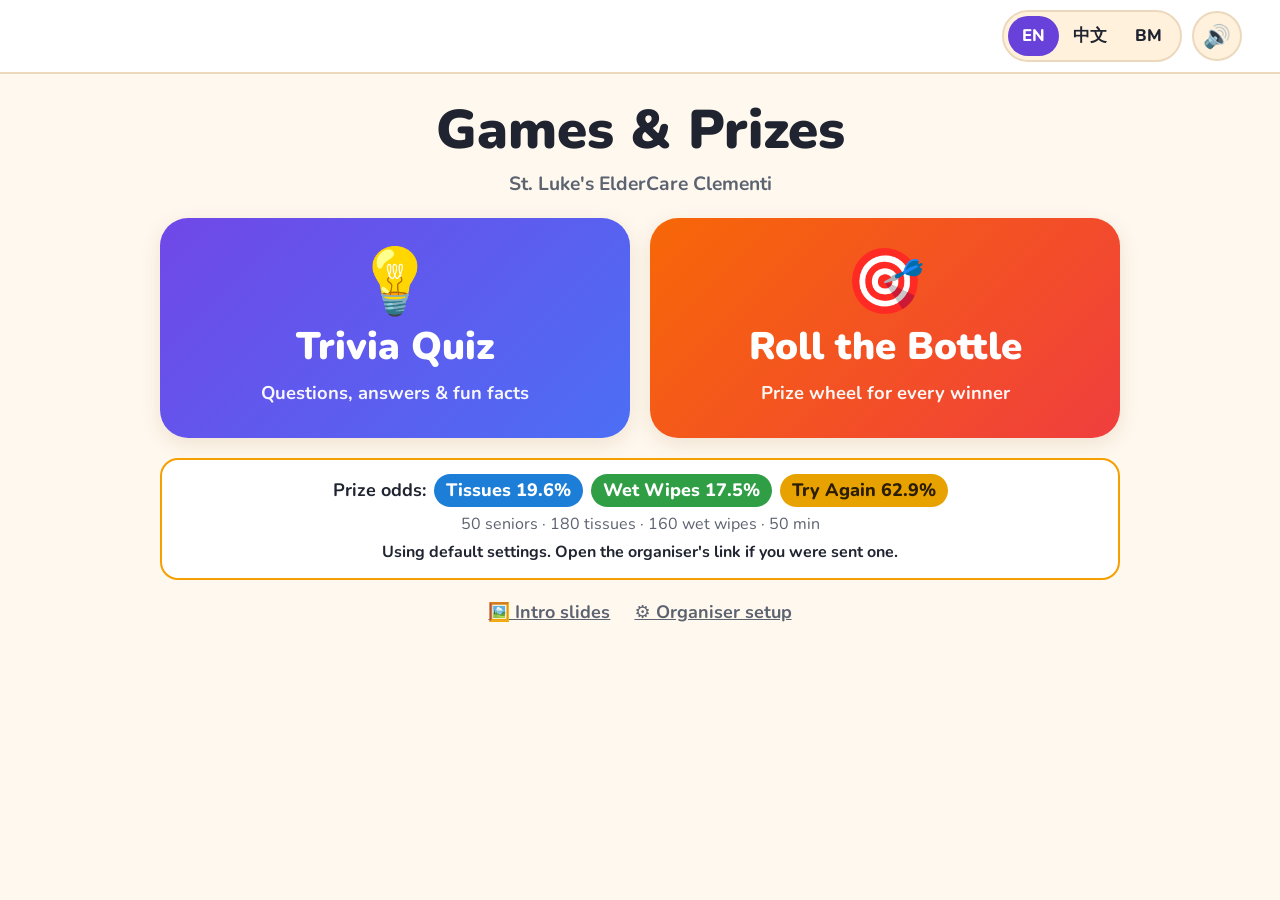
<file: index.html>
<!doctype html>
<html lang="en">
  <head>
    <meta charset="utf-8" />
    <meta name="viewport" content="width=device-width, initial-scale=1" />
    <title>Games &amp; Prizes</title>
    <meta name="description" content="Trivia quiz and prize wheel for the St. Luke's ElderCare Clementi activity (GEN2062Y)." />
    <link rel="icon" href="data:image/svg+xml,<svg xmlns='http://www.w3.org/2000/svg' viewBox='0 0 100 100'><text y='.9em' font-size='90'>🎡</text></svg>" />
    <link rel="preconnect" href="https://fonts.googleapis.com" />
    <link rel="preconnect" href="https://fonts.gstatic.com" crossorigin />
    <link href="https://fonts.googleapis.com/css2?family=Nunito:wght@600;700;800;900&display=swap" rel="stylesheet" />
    <link rel="stylesheet" href="src/styles.css" />
  </head>
  <body>
    <header id="topbar" class="topbar"></header>
    <main id="view" tabindex="-1"></main>
    <noscript>Please turn on JavaScript to use this page.</noscript>
    <script type="module" src="src/main.js"></script>
  </body>
</html>
</file>
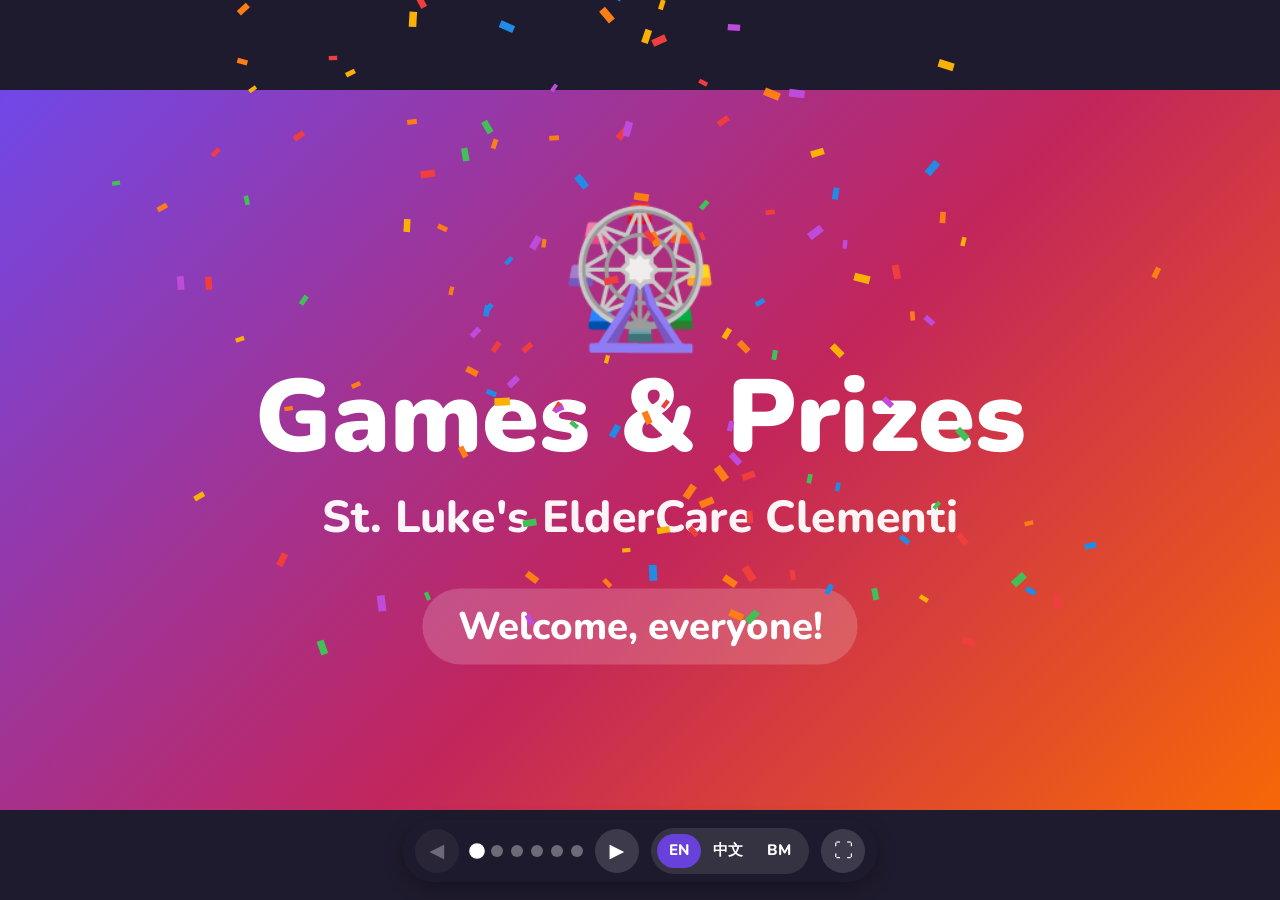
<file: slides/index.html>
<!doctype html>
<html lang="en" data-theme="light">
  <head>
    <meta charset="utf-8" />
    <meta name="viewport" content="width=device-width, initial-scale=1" />
    <title>Games &amp; Prizes Intro</title>
    <meta name="description" content="Introduction slides for the Games & Prizes activity at St. Luke's ElderCare Clementi." />
    <link rel="icon" href="data:image/svg+xml,<svg xmlns='http://www.w3.org/2000/svg' viewBox='0 0 100 100'><text y='.9em' font-size='90'>🎡</text></svg>" />
    <link rel="preconnect" href="https://fonts.googleapis.com" />
    <link rel="preconnect" href="https://fonts.gstatic.com" crossorigin />
    <link href="https://fonts.googleapis.com/css2?family=Nunito:wght@600;700;800;900&display=swap" rel="stylesheet" />
    <link rel="stylesheet" href="/src/styles.css" />
    <link rel="stylesheet" href="/src/slides.css" />
  </head>
  <body class="slides-body">
    <div class="deck" id="deck">
      <div class="stage" id="stage" aria-live="polite"></div>
    </div>
    <nav class="deck-nav" id="deck-nav" aria-label="Slide controls"></nav>
    <noscript>Please turn on JavaScript to view these slides.</noscript>
    <script type="module" src="/src/slides.js"></script>
  </body>
</html>
</file>
<file: src/styles.css>
:root {
  --bg: #fff8ee;
  --surface: #ffffff;
  --surface-2: #fff1dc;
  --text: #1f2430;
  --muted: #5c6370;
  --border: #ecd9bd;
  --primary: #e8590c;
  --primary-hover: #d9480f;
  --primary-text: #ffffff;
  --accent: #6741d9;
  --accent-hover: #5f3dc4;
  --correct: #2b8a3e;
  --correct-bg: #d3f9d8;
  --tissues: #1c7ed6;
  --wipes: #2f9e44;
  --nothing: #f59f00;
  --shadow: 0 6px 20px rgba(120, 72, 0, 0.12);
  --radius: 18px;
  --font: Nunito, 'PingFang SC', 'Microsoft YaHei', 'Noto Sans SC', system-ui, -apple-system, 'Segoe UI', sans-serif;
  color-scheme: light;
}

@media (prefers-color-scheme: dark) {
  :root:not([data-theme='light']) {
    --bg: #1b1a24;
    --surface: #26252f;
    --surface-2: #302e3b;
    --text: #f4f1ea;
    --muted: #b6b2c0;
    --border: #3d3a4a;
    --primary: #ff7a2f;
    --primary-hover: #ff8f50;
    --primary-text: #1b1a24;
    --accent: #9775fa;
    --accent-hover: #b197fc;
    --correct: #69db7c;
    --correct-bg: #1f3d27;
    --shadow: 0 6px 20px rgba(0, 0, 0, 0.35);
    color-scheme: dark;
  }
}

:root[data-theme='dark'] {
  --bg: #1b1a24;
  --surface: #26252f;
  --surface-2: #302e3b;
  --text: #f4f1ea;
  --muted: #b6b2c0;
  --border: #3d3a4a;
  --primary: #ff7a2f;
  --primary-hover: #ff8f50;
  --primary-text: #1b1a24;
  --accent: #9775fa;
  --accent-hover: #b197fc;
  --correct: #69db7c;
  --correct-bg: #1f3d27;
  --shadow: 0 6px 20px rgba(0, 0, 0, 0.35);
  color-scheme: dark;
}

* {
  box-sizing: border-box;
}

html,
body {
  margin: 0;
  min-height: 100%;
}

body {
  background: var(--bg);
  color: var(--text);
  font-family: var(--font);
  font-size: 18px;
  line-height: 1.4;
  -webkit-font-smoothing: antialiased;
}

body.has-overlay {
  overflow: hidden;
}

main {
  outline: none;
  padding: 16px clamp(16px, 3vw, 40px) 32px;
  max-width: 1400px;
  margin: 0 auto;
}

h1,
h2 {
  margin: 0;
  line-height: 1.2;
}

[hidden] {
  display: none !important;
}

/* ---------- Buttons ---------- */
.btn {
  font: inherit;
  font-weight: 800;
  font-size: 1.15rem;
  border: 2px solid transparent;
  border-radius: 999px;
  padding: 0.7em 1.4em;
  cursor: pointer;
  text-decoration: none;
  display: inline-flex;
  align-items: center;
  justify-content: center;
  gap: 0.4em;
  min-height: 52px;
  transition:
    background 0.15s,
    transform 0.1s;
  background: var(--primary);
  color: var(--primary-text);
}

.btn:hover:not(:disabled) {
  background: var(--primary-hover);
}

.btn:active:not(:disabled) {
  transform: scale(0.97);
}

.btn:disabled {
  opacity: 0.45;
  cursor: not-allowed;
}

.btn:focus-visible,
.btn-link:focus-visible,
.big-card:focus-visible,
button:focus-visible {
  outline: 4px solid var(--accent);
  outline-offset: 3px;
}

.btn-secondary {
  background: var(--surface);
  color: var(--text);
  border-color: var(--border);
}

.btn-secondary:hover:not(:disabled) {
  background: var(--surface-2);
}

.btn-small {
  min-height: 40px;
  padding: 0.35em 1em;
  font-size: 1rem;
}

.btn-link {
  font: inherit;
  background: none;
  border: none;
  color: var(--muted);
  text-decoration: underline;
  cursor: pointer;
  padding: 4px;
  font-size: 0.95rem;
}

/* ---------- Top bar ---------- */
.topbar {
  display: flex;
  align-items: center;
  gap: 12px;
  padding: 10px clamp(16px, 3vw, 40px);
  background: var(--surface);
  border-bottom: 2px solid var(--border);
  position: sticky;
  top: 0;
  z-index: 10;
  min-height: 68px;
  flex-wrap: wrap;
}

.btn-home {
  min-height: 46px;
  font-size: 1.05rem;
  padding: 0.4em 1.1em;
}

.brand {
  font-weight: 900;
  font-size: 1.25rem;
  flex: 1;
  white-space: nowrap;
  overflow: hidden;
  text-overflow: ellipsis;
}

body[data-route='home'] .brand {
  visibility: hidden;
}

.top-controls {
  display: flex;
  align-items: center;
  gap: 10px;
}

.lang-switch {
  display: flex;
  background: var(--surface-2);
  border-radius: 999px;
  padding: 4px;
  border: 2px solid var(--border);
}

.lang-switch button {
  font: inherit;
  font-weight: 800;
  font-size: 1.05rem;
  border: none;
  background: none;
  color: var(--text);
  padding: 6px 14px;
  border-radius: 999px;
  cursor: pointer;
  min-height: 40px;
}

.lang-switch button[aria-pressed='true'] {
  background: var(--accent);
  color: #fff;
}

body.is-spinning .lang-switch {
  opacity: 0.5;
  pointer-events: none;
}

.btn-sound {
  font-size: 1.4rem;
  border: 2px solid var(--border);
  background: var(--surface-2);
  border-radius: 999px;
  width: 50px;
  height: 50px;
  cursor: pointer;
}

/* ---------- Home ---------- */
.home {
  text-align: center;
  display: flex;
  flex-direction: column;
  align-items: center;
  gap: 20px;
  padding-top: 8px;
}

.home-title {
  font-size: clamp(2.2rem, 5vw, 3.4rem);
  font-weight: 900;
}

.home-sub {
  margin: -12px 0 0;
  color: var(--muted);
  font-size: 1.2rem;
  font-weight: 700;
}

.home-cards {
  display: grid;
  grid-template-columns: repeat(auto-fit, minmax(260px, 1fr));
  gap: 20px;
  width: 100%;
  max-width: 960px;
}

.big-card {
  display: flex;
  flex-direction: column;
  align-items: center;
  gap: 6px;
  padding: 32px 20px;
  border-radius: 28px;
  text-decoration: none;
  color: #fff;
  box-shadow: var(--shadow);
  transition: transform 0.15s;
}

.big-card:hover {
  transform: translateY(-4px);
}

.card-trivia {
  background: linear-gradient(135deg, #7048e8, #4c6ef5);
}

.card-bottle {
  background: linear-gradient(135deg, #f76707, #f03e3e);
}

.big-card-icon {
  font-size: 4rem;
  line-height: 1;
}

.big-card-title {
  font-size: clamp(1.8rem, 3.5vw, 2.4rem);
  font-weight: 900;
}

.big-card-desc {
  font-size: 1.15rem;
  font-weight: 700;
  opacity: 0.95;
}

.odds-banner {
  background: var(--surface);
  border: 2px solid var(--border);
  border-radius: var(--radius);
  padding: 14px 20px;
  width: 100%;
  max-width: 960px;
  display: flex;
  flex-direction: column;
  gap: 6px;
}

.odds-banner.is-default {
  border-color: var(--nothing);
}

.odds-row {
  display: flex;
  flex-wrap: wrap;
  gap: 8px;
  justify-content: center;
  align-items: center;
}

.chip {
  padding: 4px 12px;
  border-radius: 999px;
  font-weight: 800;
  color: #fff;
}

.chip-tissues {
  background: var(--tissues);
}

.chip-wipes {
  background: var(--wipes);
}

.chip-nothing {
  background: #e8a200;
  color: #2b1d00;
}

.odds-meta,
.odds-source {
  color: var(--muted);
  font-size: 1rem;
}

.odds-banner.is-default .odds-source {
  color: var(--text);
  font-weight: 700;
}

.home-links {
  display: flex;
  gap: 24px;
  flex-wrap: wrap;
  justify-content: center;
}

.setup-link {
  color: var(--muted);
  font-weight: 700;
}

/* ---------- Trivia ---------- */
.trivia {
  display: flex;
  flex-direction: column;
  gap: 16px;
}

.trivia-head {
  display: flex;
  justify-content: space-between;
  align-items: center;
  gap: 12px;
  flex-wrap: wrap;
}

.qnum {
  font-weight: 900;
  font-size: 1.3rem;
  color: var(--accent);
}

.goto {
  display: flex;
  align-items: center;
  gap: 8px;
  color: var(--muted);
  font-weight: 700;
}

.goto input {
  font: inherit;
  width: 4.5em;
  padding: 6px 10px;
  border-radius: 10px;
  border: 2px solid var(--border);
  background: var(--surface);
  color: var(--text);
  margin-left: 6px;
}

.progress {
  height: 8px;
  background: var(--surface-2);
  border-radius: 999px;
  overflow: hidden;
}

.progress span {
  display: block;
  height: 100%;
  background: var(--accent);
  border-radius: 999px;
}

.question {
  font-size: clamp(1.7rem, 3.4vw, 2.7rem);
  font-weight: 900;
  line-height: 1.25;
  text-wrap: balance;
}

.options {
  list-style: none;
  margin: 0;
  padding: 0;
  display: grid;
  grid-template-columns: repeat(2, minmax(0, 1fr));
  gap: 14px;
}

.option {
  display: flex;
  align-items: center;
  gap: 14px;
  background: var(--surface);
  border: 3px solid var(--border);
  border-radius: var(--radius);
  padding: 14px 18px;
  font-size: clamp(1.3rem, 2.4vw, 1.8rem);
  font-weight: 800;
  transition:
    opacity 0.2s,
    background 0.2s,
    border-color 0.2s;
}

.letter {
  flex: none;
  width: 2.1em;
  height: 2.1em;
  border-radius: 50%;
  display: grid;
  place-items: center;
  background: var(--accent);
  color: #fff;
  font-weight: 900;
  font-size: 0.9em;
}

.options.is-revealed .option:not(.correct) {
  opacity: 0.4;
}

.option.correct {
  background: var(--correct-bg);
  border-color: var(--correct);
  animation: pop 0.4s ease-out;
}

.option.correct .letter {
  background: var(--correct);
}

@keyframes pop {
  50% {
    transform: scale(1.04);
  }
}

.fact {
  background: var(--surface-2);
  border-left: 6px solid var(--nothing);
  border-radius: 12px;
  padding: 14px 18px;
  font-size: clamp(1.15rem, 2vw, 1.45rem);
  font-weight: 700;
}

.trivia-nav {
  display: flex;
  justify-content: space-between;
  align-items: center;
  gap: 12px;
  flex-wrap: wrap;
  margin-top: 4px;
}

.trivia-main-actions {
  display: flex;
  gap: 12px;
  flex-wrap: wrap;
  justify-content: center;
}

.btn-reveal {
  font-size: 1.35rem;
  min-height: 60px;
}

.btn-spin-open {
  background: var(--accent);
  color: #fff;
  font-size: 1.35rem;
  min-height: 60px;
}

.btn-spin-open:hover:not(:disabled) {
  background: var(--accent-hover);
}

/* ---------- Wheel ---------- */
.wheel-screen {
  display: flex;
  flex-direction: column;
  gap: 12px;
}

.wheel-screen-head {
  text-align: center;
}

.wheel-screen-head h1 {
  font-size: clamp(1.6rem, 3vw, 2.2rem);
  font-weight: 900;
}

.wheel-screen-head p {
  margin: 4px 0 0;
  font-size: 1.25rem;
  font-weight: 700;
  color: var(--muted);
}

.wheel-layout {
  --wheel-size: min(calc(100vh - 230px), 62vw, 760px);
  display: flex;
  align-items: center;
  justify-content: center;
  gap: clamp(20px, 4vw, 56px);
}

.wheel-stage {
  position: relative;
  width: var(--wheel-size);
  height: var(--wheel-size);
  min-width: 260px;
  min-height: 260px;
  flex: none;
}

.wheel-canvas {
  width: 100%;
  height: 100%;
  border-radius: 50%;
  display: block;
  filter: drop-shadow(0 10px 18px rgba(60, 30, 0, 0.25));
  will-change: transform;
}

.wheel-pointer {
  position: absolute;
  top: -6px;
  left: 50%;
  width: 0;
  height: 0;
  margin-left: -26px;
  border-left: 26px solid transparent;
  border-right: 26px solid transparent;
  border-top: 52px solid #e03131;
  z-index: 2;
  filter: drop-shadow(0 3px 3px rgba(0, 0, 0, 0.35));
  transform-origin: 50% 0;
}

.wheel-pointer.wiggle {
  animation: wiggle 0.12s ease-out;
}

@keyframes wiggle {
  40% {
    transform: rotate(-12deg);
  }
}

.wheel-hub {
  position: absolute;
  top: 50%;
  left: 50%;
  width: 24%;
  height: 24%;
  transform: translate(-50%, -50%);
  border-radius: 50%;
  border: 6px solid #fff;
  background: radial-gradient(circle at 35% 30%, #ff8787, #e03131 70%);
  color: #fff;
  font: inherit;
  font-weight: 900;
  font-size: clamp(0.9rem, calc(var(--wheel-size) * 0.042), 1.9rem);
  padding: 0;
  cursor: pointer;
  box-shadow: 0 4px 14px rgba(0, 0, 0, 0.3);
  z-index: 2;
}

.wheel-hub:disabled {
  cursor: default;
  filter: saturate(0.6);
}

.wheel-side {
  display: flex;
  flex-direction: column;
  align-items: center;
  gap: 16px;
  max-width: 340px;
  text-align: center;
}

.btn-spin {
  font-size: clamp(1.8rem, 3vw, 2.6rem);
  min-height: 96px;
  min-width: 260px;
  padding: 0.4em 1.2em;
  box-shadow: 0 8px 0 #a33a06;
}

.btn-spin:active:not(:disabled) {
  transform: translateY(4px);
  box-shadow: 0 4px 0 #a33a06;
}

.btn-spin:disabled {
  opacity: 0.7;
}

.wheel-extra:empty {
  display: none;
}

.tally {
  margin: 0;
  color: var(--muted);
  font-size: 1rem;
  font-weight: 700;
}

@media (max-width: 860px), (orientation: portrait) {
  .wheel-layout {
    flex-direction: column;
    --wheel-size: min(88vw, calc(100vh - 360px), 640px);
  }
}

/* Overlay wheel (from trivia) */
.wheel-overlay {
  position: fixed;
  inset: 0;
  z-index: 50;
  background: var(--bg);
  display: flex;
  flex-direction: column;
  align-items: center;
  justify-content: center;
  gap: 12px;
  padding: 16px;
  overflow: auto;
}

.wheel-overlay .wheel-layout {
  --wheel-size: min(calc(100vh - 110px), 62vw, 800px);
}

@media (max-width: 860px), (orientation: portrait) {
  .wheel-overlay .wheel-layout {
    --wheel-size: min(88vw, calc(100vh - 330px), 640px);
  }
}

.overlay-title {
  font-size: 1.8rem;
  font-weight: 900;
}

/* ---------- Result modal ---------- */
.modal-backdrop {
  position: fixed;
  inset: 0;
  z-index: 100;
  background: rgba(20, 16, 30, 0.6);
  display: grid;
  place-items: center;
  padding: 16px;
  animation: fade 0.2s ease-out;
}

.modal {
  background: var(--surface);
  border-radius: 28px;
  padding: 32px clamp(24px, 5vw, 56px);
  text-align: center;
  box-shadow: 0 20px 60px rgba(0, 0, 0, 0.35);
  max-width: 640px;
  width: 100%;
  animation: zoom 0.35s cubic-bezier(0.2, 1.4, 0.4, 1);
  display: flex;
  flex-direction: column;
  align-items: center;
  gap: 14px;
}

.result-emoji {
  font-size: 5rem;
  line-height: 1;
}

.modal h2 {
  font-size: clamp(2rem, 5vw, 3rem);
  font-weight: 900;
}

.prize-pill {
  font-size: clamp(2rem, 5vw, 3.2rem);
  font-weight: 900;
  color: #fff;
  padding: 10px 32px;
  border-radius: 999px;
}

.prize-tissues {
  background: var(--tissues);
}

.prize-wipes {
  background: var(--wipes);
}

.result-sub {
  font-size: 1.6rem;
  font-weight: 800;
  color: var(--muted);
  margin: 0;
}

.btn-ok {
  font-size: 1.5rem;
  min-width: 180px;
  min-height: 64px;
  margin-top: 6px;
}

@keyframes fade {
  from {
    opacity: 0;
  }
}

@keyframes zoom {
  from {
    transform: scale(0.6);
    opacity: 0;
  }
}

.confetti {
  position: fixed;
  inset: 0;
  width: 100vw;
  height: 100vh;
  pointer-events: none;
  z-index: 200;
}

/* ---------- Setup ---------- */
.setup {
  display: flex;
  flex-direction: column;
  gap: 12px;
}

.setup h1 {
  font-size: 2rem;
  font-weight: 900;
}

.setup-intro {
  margin: 0;
  color: var(--muted);
  max-width: 70ch;
}

.setup-grid {
  display: grid;
  grid-template-columns: minmax(0, 380px) minmax(0, 1fr);
  gap: 20px;
  align-items: start;
}

@media (max-width: 860px) {
  .setup-grid {
    grid-template-columns: minmax(0, 1fr);
  }
}

.card {
  background: var(--surface);
  border: 2px solid var(--border);
  border-radius: var(--radius);
  padding: 18px 20px;
}

.card h2 {
  font-size: 1.3rem;
  font-weight: 900;
  margin-bottom: 10px;
}

.setup-form {
  display: flex;
  flex-direction: column;
  gap: 14px;
}

.field {
  display: flex;
  flex-direction: column;
  gap: 4px;
}

.field-label {
  font-weight: 800;
}

.field input {
  font: inherit;
  font-size: 1.15rem;
  padding: 8px 12px;
  border-radius: 10px;
  border: 2px solid var(--border);
  background: var(--bg);
  color: var(--text);
}

.field input:focus {
  outline: 3px solid var(--accent);
  outline-offset: 1px;
}

.field-hint {
  font-size: 0.9rem;
  color: var(--muted);
}

.reset-defaults {
  align-self: flex-start;
}

.setup-results {
  display: flex;
  flex-direction: column;
  gap: 20px;
}

.bar-row {
  display: grid;
  grid-template-columns: 7.5em 1fr 5.5em;
  align-items: center;
  gap: 10px;
  margin: 6px 0;
  font-weight: 800;
}

.bar-track {
  height: 18px;
  background: var(--surface-2);
  border-radius: 999px;
  overflow: hidden;
}

.bar-fill {
  display: block;
  height: 100%;
  border-radius: 999px;
}

.fill-tissues {
  background: var(--tissues);
}

.fill-wipes {
  background: var(--wipes);
}

.fill-nothing {
  background: var(--nothing);
}

.bar-value {
  text-align: right;
  font-variant-numeric: tabular-nums;
}

.headline {
  font-size: 1.2rem;
  margin: 12px 0 6px;
}

.note {
  padding: 8px 12px;
  border-radius: 10px;
  margin: 8px 0;
  font-weight: 700;
}

.note.ok {
  background: var(--correct-bg);
}

.note.warn {
  background: #fff3bf;
  color: #3b2a00;
}

.calc {
  width: 100%;
  border-collapse: collapse;
  margin-top: 8px;
  font-size: 1rem;
}

.calc th,
.calc td {
  text-align: left;
  padding: 8px 6px;
  border-top: 1px solid var(--border);
  vertical-align: top;
}

.calc th {
  white-space: nowrap;
  width: 1%;
  padding-right: 16px;
}

.muted {
  color: var(--muted);
  font-size: 0.9em;
}

.share-hint {
  margin: 0 0 10px;
  color: var(--muted);
}

.share-url {
  font: inherit;
  font-size: 0.95rem;
  width: 100%;
  padding: 10px 12px;
  border-radius: 10px;
  border: 2px solid var(--border);
  background: var(--bg);
  color: var(--text);
}

.share-actions {
  display: flex;
  gap: 10px;
  flex-wrap: wrap;
  margin-top: 12px;
}

.apply-status {
  margin: 12px 0 0;
  font-weight: 700;
  color: var(--correct);
}

.apply-status.pending {
  color: #c2410c;
}

/* ---------- Small screens ---------- */
@media (max-width: 640px) {
  body {
    font-size: 16px;
  }

  .options {
    grid-template-columns: minmax(0, 1fr);
  }

  .brand {
    display: none;
  }

  .trivia-nav {
    justify-content: center;
  }

  .trivia-main-actions {
    order: -1;
    width: 100%;
  }

  .btn-spin {
    min-width: 0;
    width: 100%;
  }

  .calc th {
    white-space: normal;
  }
}

@media (prefers-reduced-motion: reduce) {
  * {
    animation: none !important;
    transition: none !important;
  }
}
</file>
<file: src/slides.css>
/* Intro slides (/slides). Builds on the tokens in styles.css; the page is always light. */

.slides-body {
  height: 100vh;
  overflow: hidden;
  background: #1f1b2e;
  user-select: none;
}

.deck {
  position: fixed;
  inset: 0;
}

.stage {
  position: absolute;
  left: 50%;
  top: 50%;
  width: 1600px;
  height: 900px;
  transform-origin: center;
  background: var(--bg);
  overflow: hidden;
  cursor: pointer;
}

.slide {
  width: 100%;
  height: 100%;
  display: flex;
  flex-direction: column;
  align-items: center;
  justify-content: center;
  gap: 36px;
  padding: 80px 110px 110px;
  text-align: center;
}

.slide.is-entering {
  animation: slide-in 0.4s ease-out;
}

@keyframes slide-in {
  from {
    opacity: 0;
    transform: translateY(24px);
  }
}

.slide h1 {
  font-size: 128px;
  font-weight: 900;
  line-height: 1.05;
}

.slide h2 {
  font-size: 72px;
  font-weight: 900;
  line-height: 1.15;
}

.kicker {
  margin: 0;
  font-size: 40px;
  font-weight: 900;
  color: var(--accent);
}

/* ---------- Title & closing ---------- */
.slide-hero {
  background: linear-gradient(135deg, #7048e8 0%, #c2255c 55%, #f76707 100%);
  color: #fff;
  gap: 20px;
}

.hero-emoji {
  font-size: 170px;
  line-height: 1;
  animation: bob 2.4s ease-in-out infinite;
}

@keyframes bob {
  50% {
    transform: translateY(-14px) rotate(-6deg);
  }
}

.hero-sub {
  margin: 0;
  font-size: 56px;
  font-weight: 800;
  opacity: 0.95;
}

.hero-welcome {
  margin: 28px 0 0;
  font-size: 48px;
  font-weight: 800;
  background: rgba(255, 255, 255, 0.18);
  padding: 14px 44px;
  border-radius: 999px;
}

.have-fun {
  font-size: 170px !important;
}

/* ---------- Two activities ---------- */
.activity-cards {
  display: grid;
  grid-template-columns: repeat(2, 600px);
  gap: 64px;
}

.activity-card {
  position: relative;
  display: flex;
  flex-direction: column;
  align-items: center;
  gap: 14px;
  padding: 56px 32px 44px;
  border-radius: 40px;
  color: #fff;
  box-shadow: 0 16px 40px rgba(120, 72, 0, 0.18);
}

.activity-num {
  position: absolute;
  top: -30px;
  left: 50%;
  transform: translateX(-50%);
  width: 64px;
  height: 64px;
  border-radius: 50%;
  background: #fff;
  color: var(--text);
  font-size: 38px;
  font-weight: 900;
  display: grid;
  place-items: center;
  box-shadow: 0 6px 16px rgba(0, 0, 0, 0.15);
}

.activity-icon {
  font-size: 130px;
  line-height: 1.1;
}

.activity-title {
  font-size: 64px;
  font-weight: 900;
}

.activity-desc {
  font-size: 38px;
  font-weight: 700;
}

.activity-time {
  margin-top: 8px;
  font-size: 32px;
  font-weight: 800;
  background: rgba(255, 255, 255, 0.2);
  padding: 6px 24px;
  border-radius: 999px;
}

/* ---------- Sample trivia question ---------- */
.sample-q {
  max-width: 1300px;
  text-wrap: balance;
}

.sample-options {
  list-style: none;
  margin: 0;
  padding: 0;
  display: grid;
  grid-template-columns: repeat(2, 620px);
  gap: 28px;
}

.sample-options li {
  display: flex;
  align-items: center;
  gap: 24px;
  background: var(--surface);
  border: 4px solid var(--border);
  border-radius: 28px;
  padding: 22px 30px;
  font-size: 48px;
  font-weight: 800;
  text-align: left;
  transition:
    opacity 0.3s,
    background 0.3s;
}

.sample-options .letter {
  font-size: 40px;
}

.sample-options.is-revealed li:not(.correct) {
  opacity: 0.4;
}

.sample-options li.correct {
  background: var(--correct-bg);
  border-color: var(--correct);
  animation: pop 0.45s ease-out;
}

.sample-options li.correct .letter {
  background: var(--correct);
}

.rule {
  margin: 0;
  font-size: 46px;
  font-weight: 900;
  color: var(--primary);
  transition: opacity 0.3s;
}

.rule.is-hidden {
  opacity: 0;
}

/* ---------- Roll the bottle ---------- */
.bottle-layout {
  display: flex;
  align-items: center;
  gap: 56px;
}

.bottle-diagram {
  width: 820px;
  height: auto;
  flex: none;
}

.dg-label {
  font-family: var(--font);
  font-size: 36px;
  font-weight: 900;
  fill: var(--text);
}

.dg-table {
  fill: #6b4219;
  font-size: 30px;
}

.dg-bottle {
  animation: roll 3.6s cubic-bezier(0.25, 0.8, 0.35, 1) infinite;
}

@keyframes roll {
  0%,
  12% {
    transform: translateX(0);
  }
  70%,
  100% {
    transform: translateX(522px);
  }
}

.steps {
  list-style: none;
  margin: 0;
  padding: 0;
  display: flex;
  flex-direction: column;
  gap: 32px;
  text-align: left;
  width: 520px;
}

.steps li {
  display: flex;
  align-items: center;
  gap: 22px;
  font-size: 40px;
  font-weight: 800;
  line-height: 1.25;
}

.step-num {
  flex: none;
  width: 70px;
  height: 70px;
  border-radius: 50%;
  background: var(--primary);
  color: #fff;
  font-size: 38px;
  font-weight: 900;
  display: grid;
  place-items: center;
}

.steps li:last-child .step-num {
  background: var(--accent);
}

/* ---------- Prize wheel ---------- */
.wheel-slide {
  display: flex;
  align-items: center;
  gap: 90px;
  text-align: left;
}

.mini-wheel {
  --wheel-size: 600px;
  position: relative;
  width: var(--wheel-size);
  height: var(--wheel-size);
  flex: none;
}

.mini-wheel canvas {
  width: 100%;
  height: 100%;
  display: block;
  filter: drop-shadow(0 12px 20px rgba(60, 30, 0, 0.25));
  animation: spin-slow 24s linear infinite;
}

@keyframes spin-slow {
  to {
    transform: rotate(360deg);
  }
}

.mini-wheel .wheel-pointer {
  top: -10px;
  margin-left: -32px;
  border-left-width: 32px;
  border-right-width: 32px;
  border-top-width: 64px;
}

.mini-wheel .wheel-hub {
  display: grid;
  place-items: center;
  cursor: inherit;
  font-size: 34px;
}

.wheel-copy {
  width: 640px;
  display: flex;
  flex-direction: column;
  gap: 22px;
}

.wheel-copy h2 {
  font-size: 60px;
}

.could-win {
  margin: 12px 0 0;
  font-size: 38px;
  font-weight: 800;
  color: var(--muted);
}

.prize-list {
  list-style: none;
  margin: 0;
  padding: 0;
  display: flex;
  flex-direction: column;
  gap: 18px;
}

.prize-list li {
  font-size: 46px;
  font-weight: 900;
  padding: 12px 34px;
  border-radius: 999px;
  color: #fff;
  align-self: flex-start;
}

.prize-list .prize-nothing {
  background: #ffd43b;
  color: #3b2a00;
}

/* ---------- Controls ---------- */
.deck-nav {
  position: fixed;
  left: 50%;
  bottom: 18px;
  transform: translateX(-50%);
  display: flex;
  align-items: center;
  gap: 12px;
  padding: 8px 12px;
  background: rgba(31, 27, 46, 0.82);
  border-radius: 999px;
  box-shadow: 0 6px 20px rgba(0, 0, 0, 0.3);
  transition: opacity 0.4s;
  z-index: 10;
  max-width: calc(100vw - 32px);
}

body.is-idle .deck-nav {
  opacity: 0;
}

body.is-idle {
  cursor: none;
}

.nav-btn {
  font: inherit;
  font-size: 1.2rem;
  width: 44px;
  height: 44px;
  border-radius: 50%;
  border: none;
  background: rgba(255, 255, 255, 0.14);
  color: #fff;
  cursor: pointer;
  flex: none;
}

.nav-btn:disabled {
  opacity: 0.35;
  cursor: default;
}

.nav-btn:hover:not(:disabled) {
  background: rgba(255, 255, 255, 0.26);
}

.nav-dots {
  display: flex;
  gap: 8px;
}

.nav-dot {
  width: 12px;
  height: 12px;
  border-radius: 50%;
  border: none;
  padding: 0;
  background: rgba(255, 255, 255, 0.35);
  cursor: pointer;
}

.nav-dot[aria-current='true'] {
  background: #fff;
  transform: scale(1.3);
}

.deck-nav .lang-switch {
  background: rgba(255, 255, 255, 0.1);
  border-color: transparent;
}

.deck-nav .lang-switch button {
  color: #fff;
  min-height: 34px;
  padding: 4px 12px;
  font-size: 0.95rem;
}

@media (max-width: 560px) {
  .nav-dots {
    display: none;
  }
}
</file>
